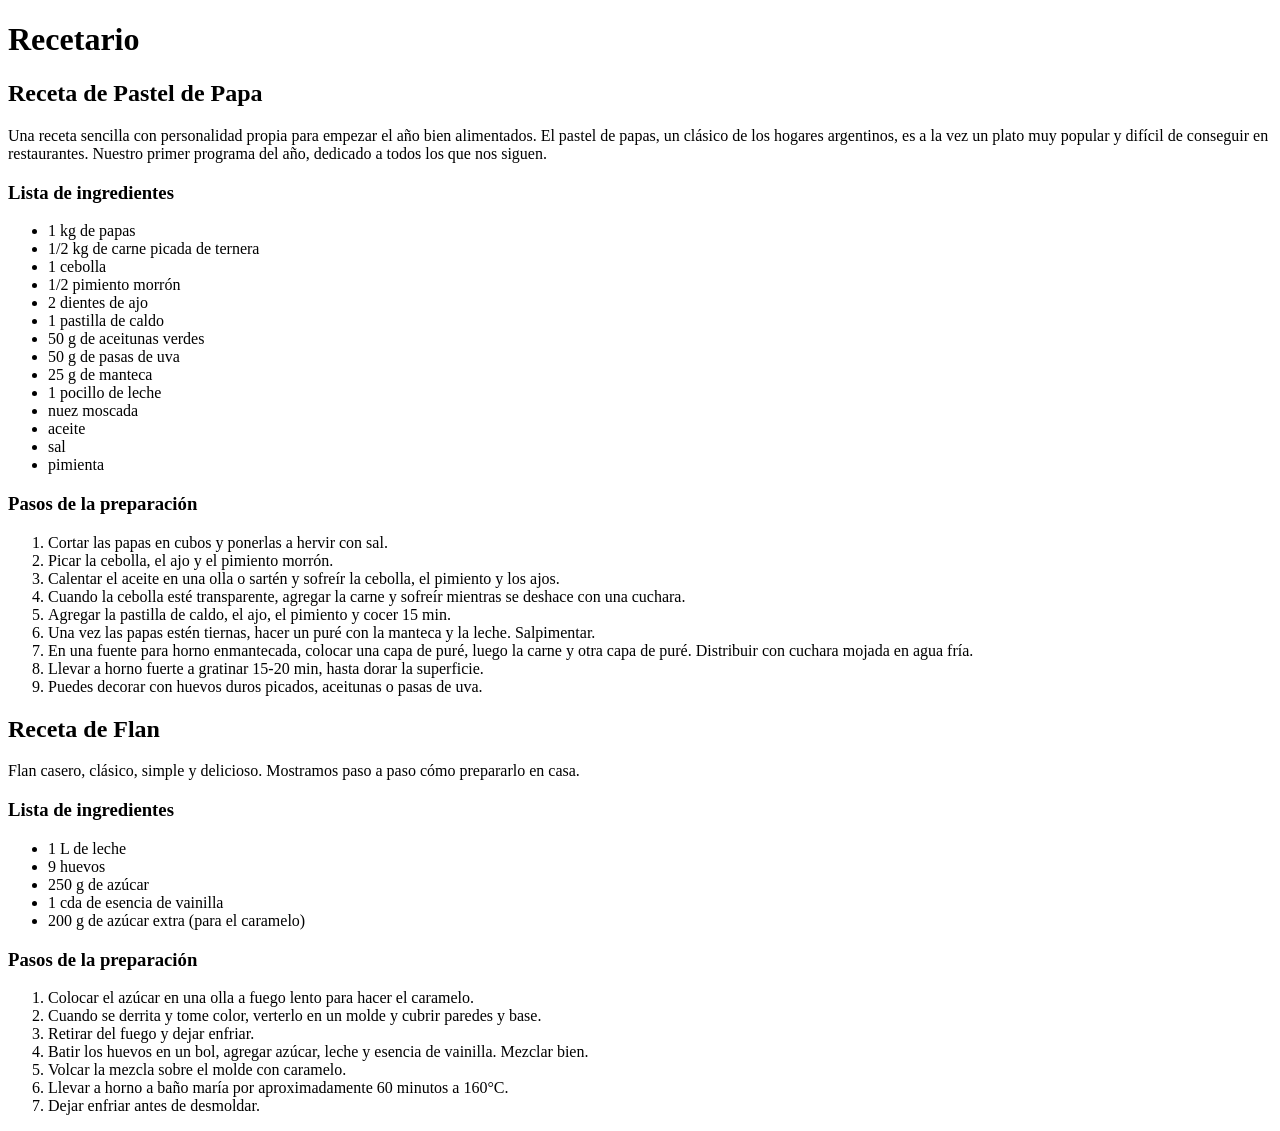
<file: tarea1/index.html>
<!DOCTYPE html>
<html lang="es">
<head>
    <meta charset="UTF-8">
    <meta name="viewport" content="width=device-width, initial-scale=1.0">
    <title>Recetario</title>
</head>
<body>
    <h1>Recetario</h1>

    <!-- Primera receta -->
    <h2>Receta de Pastel de Papa</h2>
    <p>
        Una receta sencilla con personalidad propia para empezar el año bien alimentados. 
        El pastel de papas, un clásico de los hogares argentinos, es a la vez un plato muy popular y difícil de conseguir en restaurantes. 
        Nuestro primer programa del año, dedicado a todos los que nos siguen.
    </p>

    <h3>Lista de ingredientes</h3>
    <ul>
        <li>1 kg de papas</li>
        <li>1/2 kg de carne picada de ternera</li>
        <li>1 cebolla</li>
        <li>1/2 pimiento morrón</li>
        <li>2 dientes de ajo</li>
        <li>1 pastilla de caldo</li>
        <li>50 g de aceitunas verdes</li>
        <li>50 g de pasas de uva</li>
        <li>25 g de manteca</li>
        <li>1 pocillo de leche</li>
        <li>nuez moscada</li>
        <li>aceite</li>
        <li>sal</li>
        <li>pimienta</li>
    </ul>

    <h3>Pasos de la preparación</h3>
    <ol>
        <li>Cortar las papas en cubos y ponerlas a hervir con sal.</li>
        <li>Picar la cebolla, el ajo y el pimiento morrón.</li>
        <li>Calentar el aceite en una olla o sartén y sofreír la cebolla, el pimiento y los ajos.</li>
        <li>Cuando la cebolla esté transparente, agregar la carne y sofreír mientras se deshace con una cuchara.</li>
        <li>Agregar la pastilla de caldo, el ajo, el pimiento y cocer 15 min.</li>
        <li>Una vez las papas estén tiernas, hacer un puré con la manteca y la leche. Salpimentar.</li>
        <li>En una fuente para horno enmantecada, colocar una capa de puré, luego la carne y otra capa de puré. Distribuir con cuchara mojada en agua fría.</li>
        <li>Llevar a horno fuerte a gratinar 15-20 min, hasta dorar la superficie.</li>
        <li>Puedes decorar con huevos duros picados, aceitunas o pasas de uva.</li>
    </ol>

    <!-- Segunda receta -->
    <h2>Receta de Flan</h2>
    <p>
        Flan casero, clásico, simple y delicioso. Mostramos paso a paso cómo prepararlo en casa.
    </p>

    <h3>Lista de ingredientes</h3>
    <ul>
        <li>1 L de leche</li>
        <li>9 huevos</li>
        <li>250 g de azúcar</li>
        <li>1 cda de esencia de vainilla</li>
        <li>200 g de azúcar extra (para el caramelo)</li>
    </ul>

    <h3>Pasos de la preparación</h3>
    <ol>
        <li>Colocar el azúcar en una olla a fuego lento para hacer el caramelo.</li>
        <li>Cuando se derrita y tome color, verterlo en un molde y cubrir paredes y base.</li>
        <li>Retirar del fuego y dejar enfriar.</li>
        <li>Batir los huevos en un bol, agregar azúcar, leche y esencia de vainilla. Mezclar bien.</li>
        <li>Volcar la mezcla sobre el molde con caramelo.</li>
        <li>Llevar a horno a baño maría por aproximadamente 60 minutos a 160°C.</li>
        <li>Dejar enfriar antes de desmoldar.</li>
    </ol>
</body>
</html>
</file>
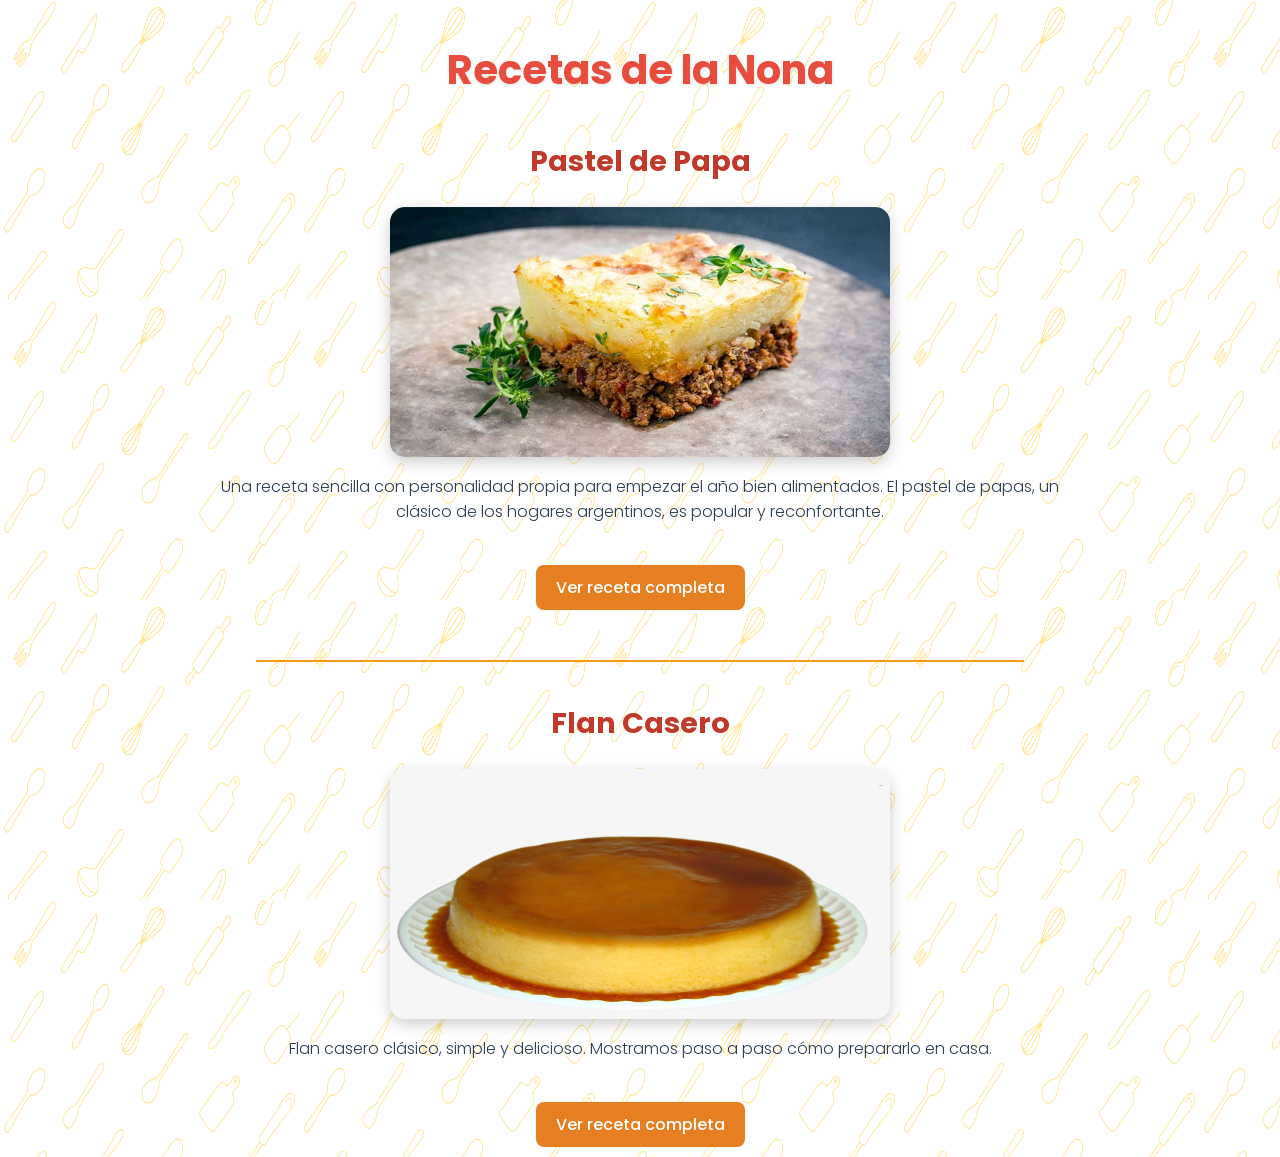
<file: tarea2/index.html>
<!DOCTYPE html>
<html lang="es">
<head>
    <meta charset="UTF-8">
    <meta name="viewport" content="width=device-width, initial-scale=1.0">
    <title>Recetas de la Nona</title>
    <link rel="stylesheet" href="public/css/estilos.css">
</head>
<body>
    <h1>Recetas de la Nona</h1>

    <h2>Pastel de Papa</h2>
    <img src="public/img/pastelpapa.jpg" alt="Pastel de Papa" width="500" height="250">
    <p>Una receta sencilla con personalidad propia para empezar el año bien alimentados. 
        El pastel de papas, un clásico de los hogares argentinos, es popular y reconfortante.
    </p>
    <a href="public/views/pastel-papa.html">Ver receta completa</a>

    <hr>

    <h2>Flan Casero</h2>
    <img src="public/img/flan.png" alt="Flan casero" width="500" height="250">
    <p>Flan casero clásico, simple y delicioso. Mostramos paso a paso cómo prepararlo en casa.</p>
    <a href="public/views/flan.html">Ver receta completa</a>
</body>
</html>
</file>
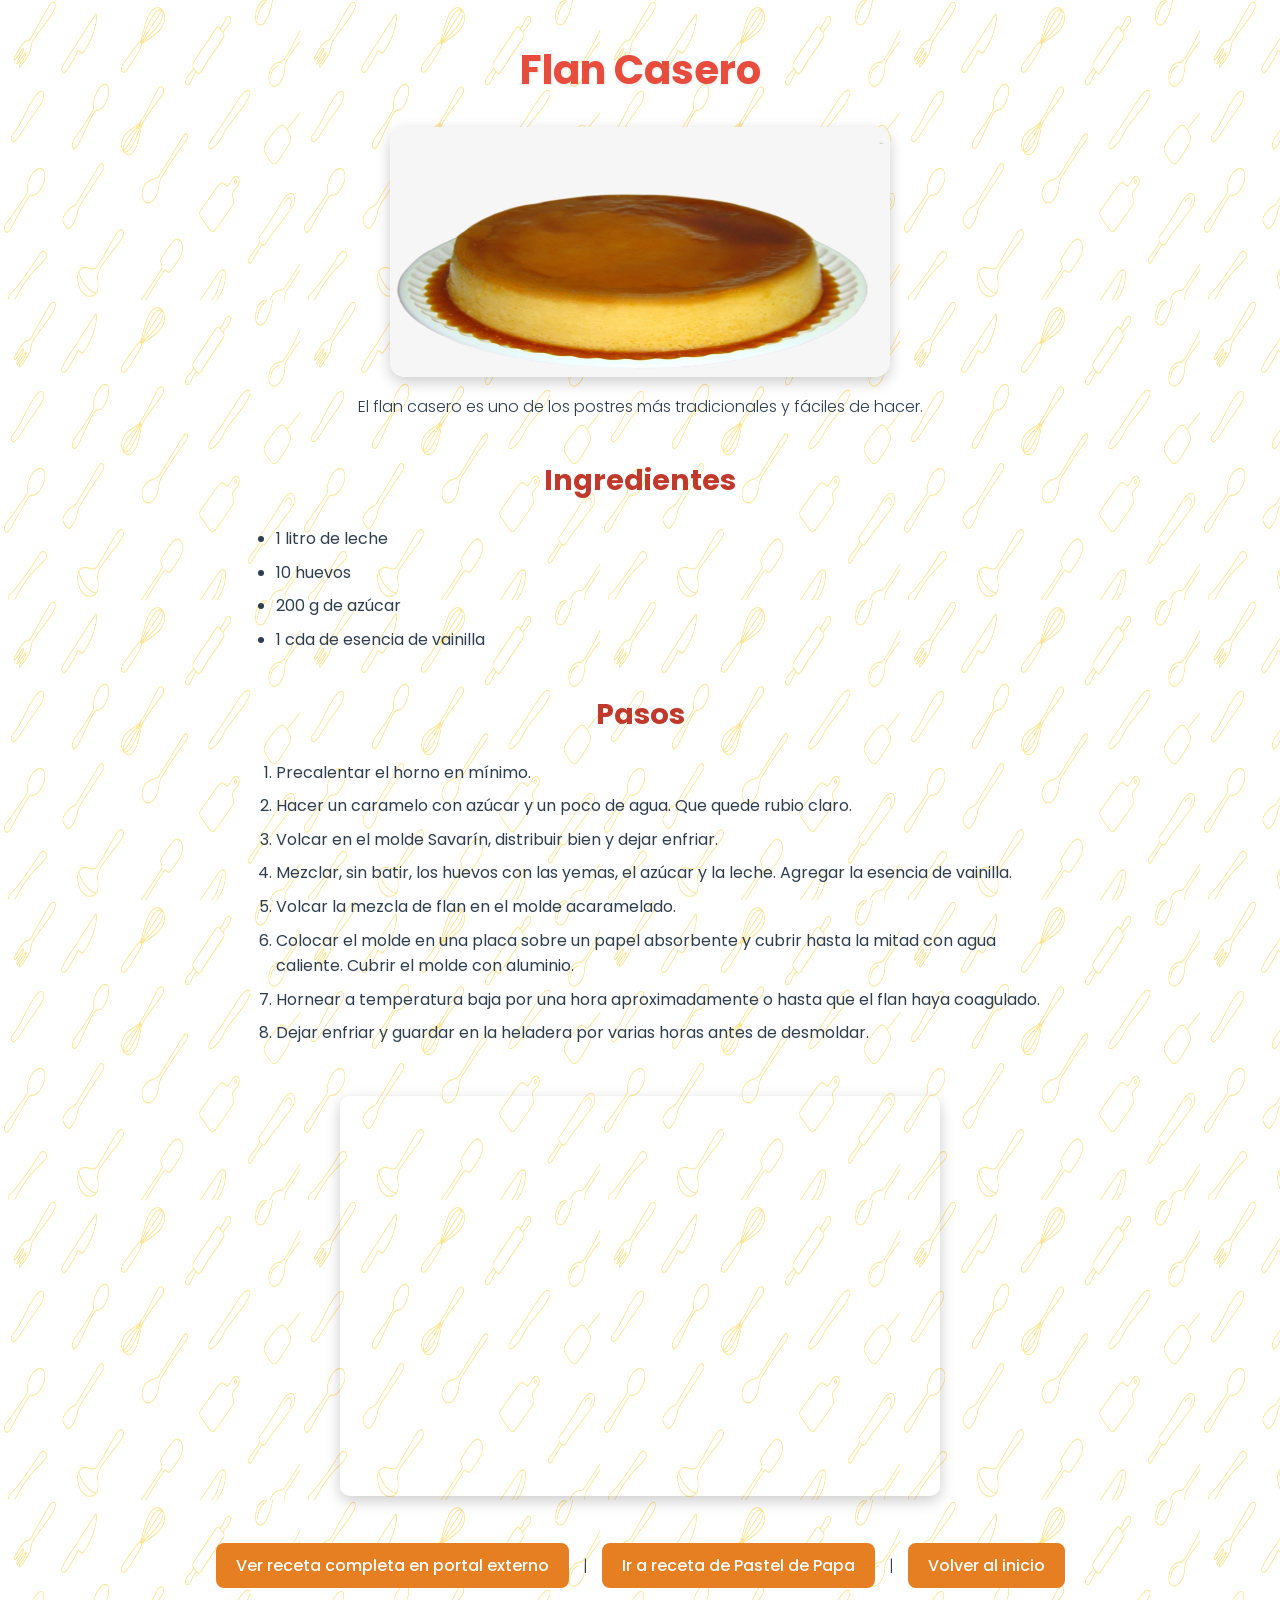
<file: tarea2/public/views/flan.html>
<!DOCTYPE html>
<html lang="es">
<head>
    <meta charset="UTF-8">
    <meta name="viewport" content="width=device-width, initial-scale=1.0">
    <title>Flan Casero</title>
    <link rel="stylesheet" href="../css/estilos.css">
</head>
<body>
    <h1>Flan Casero</h1>
    <img src="../img/flan.png" alt="Flan casero" width="500" height="250">

    <p>El flan casero es uno de los postres más tradicionales y fáciles de hacer.</p>

    <h2>Ingredientes</h2>
    <ul>
        <li>1 litro de leche</li>
        <li>10 huevos</li>
        <li>200 g de azúcar</li>
        <li>1 cda de esencia de vainilla</li>
    </ul>

    <h2>Pasos</h2>
    <ol>
        <li>Precalentar el horno en mínimo.</li>
        <li>Hacer un caramelo con azúcar y un poco de agua. Que quede rubio claro.</li>
        <li>Volcar en el molde Savarín, distribuir bien y dejar enfriar.</li>
        <li>Mezclar, sin batir, los huevos con las yemas, el azúcar y la leche. Agregar la esencia de vainilla.</li>
        <li>Volcar la mezcla de flan en el molde acaramelado.</li>
        <li>Colocar el molde en una placa sobre un papel absorbente y cubrir hasta la mitad con agua caliente. Cubrir el molde con aluminio.</li>
        <li>Hornear a temperatura baja por una hora aproximadamente o hasta que el flan haya coagulado.</li>
        <li>Dejar enfriar y guardar en la heladera por varias horas antes de desmoldar.</li>
    </ol>

    <iframe width="600" height="400"
        src="https://www.youtube.com/embed/UW_m55jTHCQ?" 
        title="LOS SI Y LOS NO DEL FLAN CASERO" 
        frameborder="0" 
        allow="accelerometer; autoplay; clipboard-write; encrypted-media; gyroscope; picture-in-picture; web-share" 
        referrerpolicy="strict-origin-when-cross-origin" 
        allowfullscreen>
    </iframe>

    <p>
        <a href="https://cocinerosargentinos.com/pasteleria/flan-casero-4" target="_blank" rel="noopener noreferrer">Ver receta completa en portal externo</a> |
        <a href="pastel-papa.html">Ir a receta de Pastel de Papa</a> |
        <a href="../../index.html">Volver al inicio</a>
    </p>
</body>
</html>
</file>
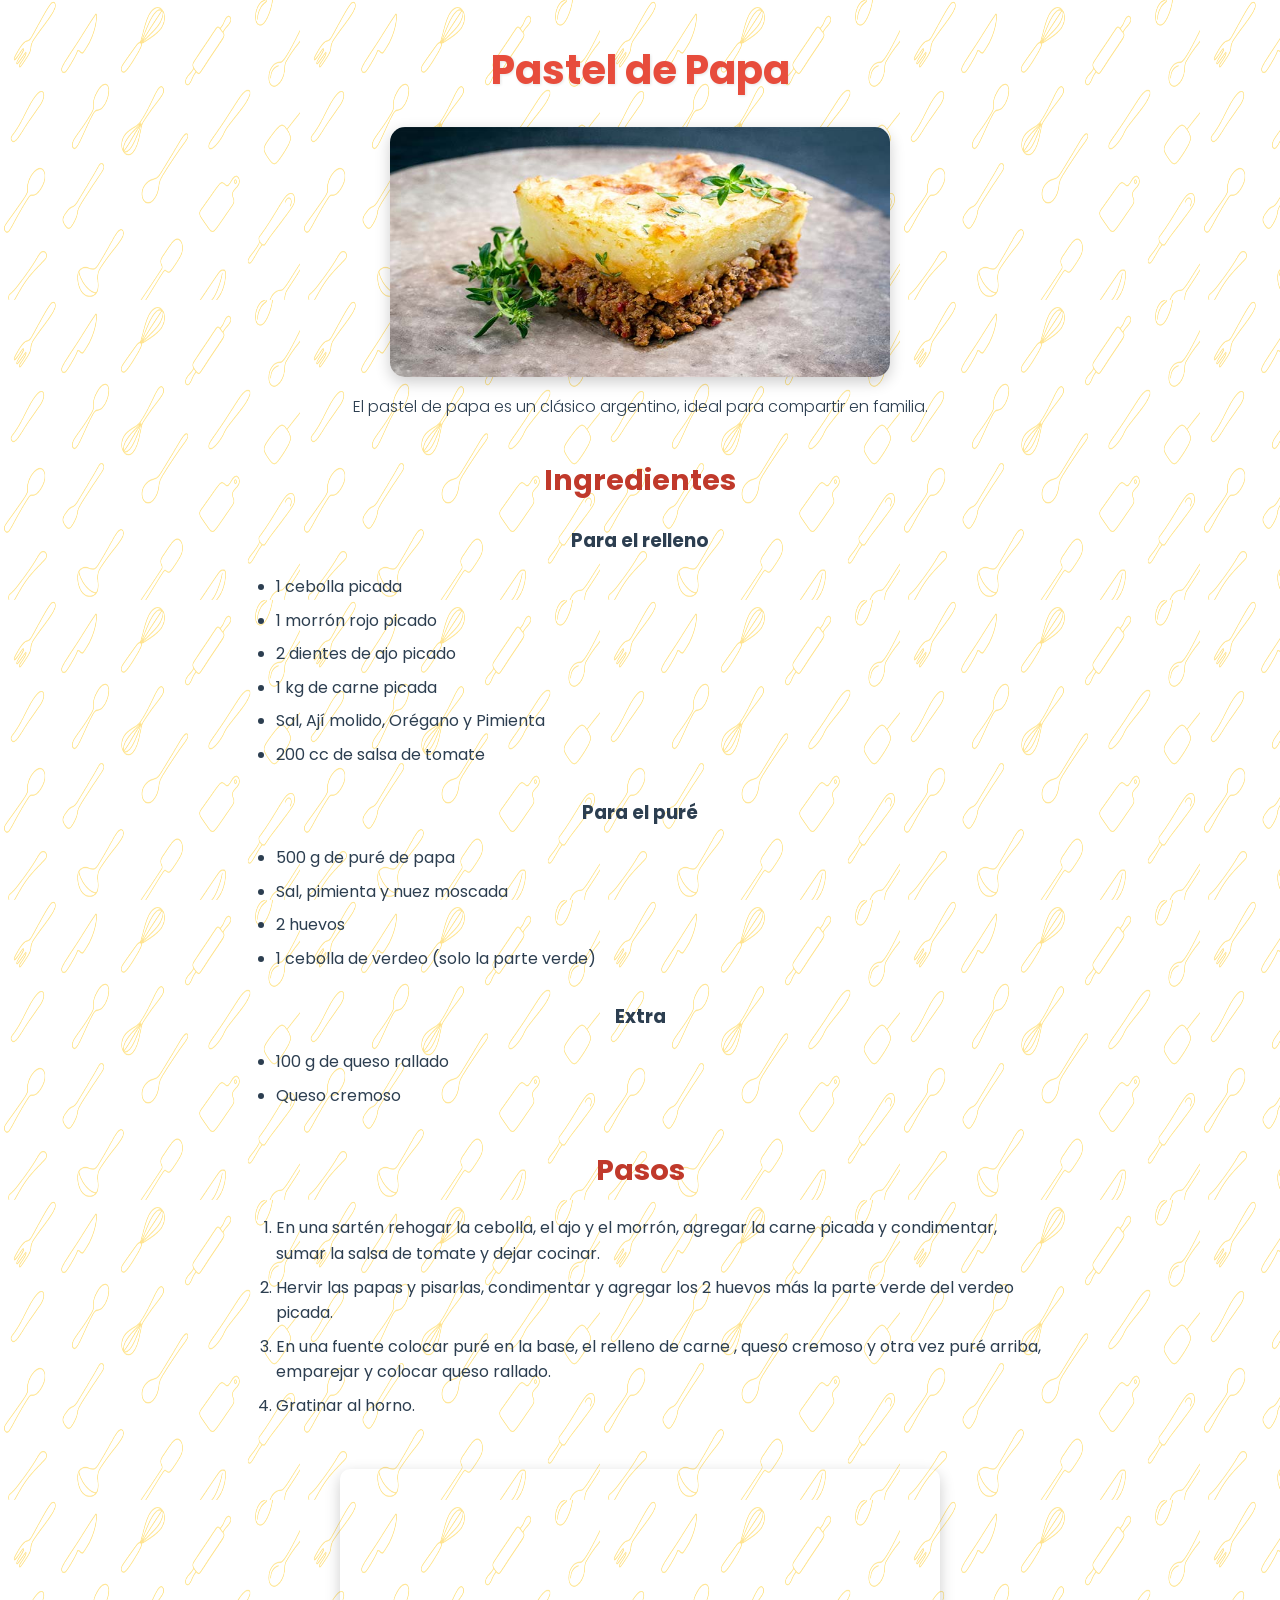
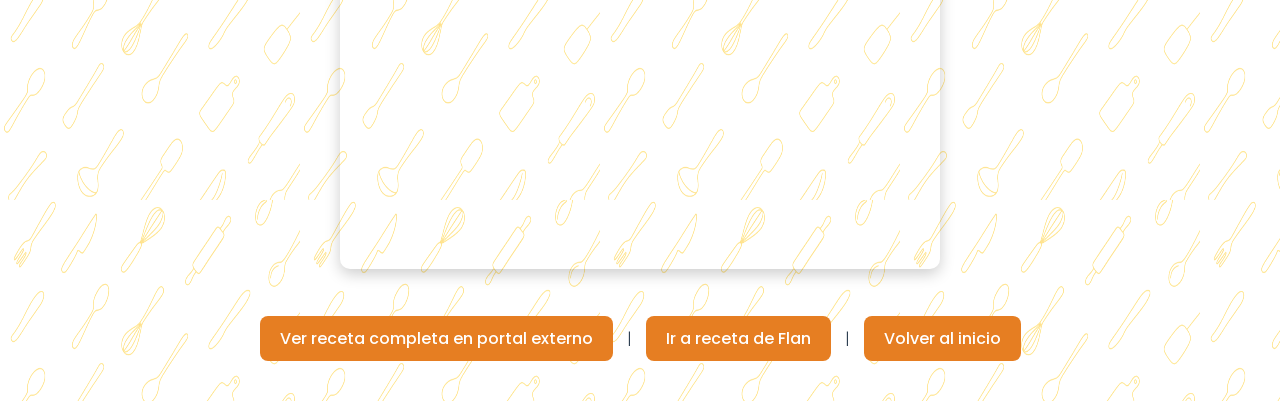
<file: tarea2/public/views/pastel-papa.html>
<!DOCTYPE html>
<html lang="es">
<head>
    <meta charset="UTF-8">
    <meta name="viewport" content="width=device-width, initial-scale=1.0">
    <title>Pastel de Papa</title>
    <link rel="stylesheet" href="../css/estilos.css">
</head>
<body>
    <h1>Pastel de Papa</h1>
    <img src="../img/pastelpapa.jpg" alt="Pastel de Papa" width="500" height="250">
    
    <p>El pastel de papa es un clásico argentino, ideal para compartir en familia.</p>

    <h2>Ingredientes</h2>

    <h3>Para el relleno</h3>
    <ul>
        <li>1 cebolla picada</li>
        <li>1 morrón rojo picado</li>
        <li>2 dientes de ajo picado</li>
        <li>1 kg de carne picada</li>
        <li>Sal, Ají molido, Orégano y Pimienta</li>
        <li>200 cc de salsa de tomate</li>
    </ul>

    <h3>Para el puré</h3>
    <ul>
        <li>500 g de puré de papa</li>
        <li>Sal, pimienta y nuez moscada</li>
        <li>2 huevos</li>
        <li>1 cebolla de verdeo (solo la parte verde)</li>
    </ul>
    <h3>Extra</h3>
    <ul>
        <li>100 g de queso rallado</li>
        <li>Queso cremoso</li>
    </ul>   

    <h2>Pasos</h2>
    <ol>
        <li>En una sartén rehogar la cebolla, el ajo y el morrón, agregar la carne picada y condimentar, sumar la salsa de tomate y dejar cocinar.</li>
        <li>Hervir las papas y pisarlas, condimentar y agregar los 2 huevos más la parte verde del verdeo picada.</li>
        <li>En una fuente colocar puré en la base, el relleno de carne , queso cremoso y otra vez puré arriba, emparejar y colocar queso rallado.</li>
        <li>Gratinar al horno.</li>
    </ol>

    <iframe width="600" height="400" 
        src="https://www.youtube.com/embed/RWm9t_LFQsc" 
        title="RECETA DE PASTEL DE PAPA" 
        frameborder="0" 
        allow="accelerometer; autoplay; clipboard-write; encrypted-media; gyroscope; picture-in-picture; web-share" 
        referrerpolicy="strict-origin-when-cross-origin" 
        allowfullscreen>
    </iframe>

    <p>
        <a href="https://cocinerosargentinos.com/economicas/pastel-de-papa-1" target="_blank" rel="noopener noreferrer">Ver receta completa en portal externo</a> |
        <a href="flan.html">Ir a receta de Flan</a> |
        <a href="../../index.html">Volver al inicio</a>
    </p>
</body>
</html>
</file>
<file: tarea2/public/css/estilos.css>
/* Importar fuente moderna desde Google Fonts */
@import url('https://fonts.googleapis.com/css2?family=Poppins:wght@300;500;700&display=swap');

body {
    font-family: 'Poppins', sans-serif;
    color: #2c3e50;
    margin: 0;
    padding: 0;
    text-align: center;

    /* Fondo degradado + patrón animado */
    background: linear-gradient(135deg, #fff5f0, #ffe0d3);
    background-image: url('../img/pattern-utensilios.png');
    background-size: 300px 300px;
    background-repeat: repeat;
    animation: moverFondo 40s linear infinite;
}

/* Animación suave del fondo */
@keyframes moverFondo {
    from { background-position: 0 0; }
    to { background-position: 1000px 0; }
}

/* Encabezado principal */
h1 {
    color: #e74c3c;
    font-size: 2.5em;
    margin-top: 40px;
    text-shadow: 1px 1px 3px rgba(0, 0, 0, 0.1);
}

/* Subtítulos */
h2 {
    color: #c0392b;
    margin-top: 40px;
    font-size: 1.8em;
}

/* Párrafos */
p {
    width: 70%;
    margin: 10px auto 30px auto;
    line-height: 1.6;
    font-weight: 300;
}

/* Imágenes */
img {
    width: 500px;
    height: 250px;
    border-radius: 15px;
    box-shadow: 0 5px 15px rgba(0,0,0,0.2);
    transition: transform 0.3s ease, box-shadow 0.3s ease;
}

img:hover {
    transform: scale(1.03);
    box-shadow: 0 8px 20px rgba(0,0,0,0.3);
}

/* Enlaces */
a {
    display: inline-block;
    margin: 10px;
    padding: 10px 20px;
    color: #fff;
    background-color: #e67e22;
    border-radius: 8px;
    text-decoration: none;
    font-weight: 500;
    transition: background-color 0.3s ease, transform 0.3s ease;
}

a:hover {
    background-color: #d35400;
    transform: scale(1.05);
}

/* Separadores */
hr {
    border: none;
    border-top: 2px solid #f39c12;
    width: 60%;
    margin: 40px auto;
}

/* Iframes (videos) */
iframe {
    margin: 20px 0;
    border-radius: 10px;
    box-shadow: 0 5px 15px rgba(0,0,0,0.2);
}

/* Listas */
ul, ol {
    text-align: left;
    width: 60%;
    margin: 0 auto 30px auto;
    line-height: 1.6;
}

li {
    margin-bottom: 8px;
}

img[src*="../img/yt-button.png"] {
  max-width: 25px;
  margin-bottom: 2px;
}
</file>
